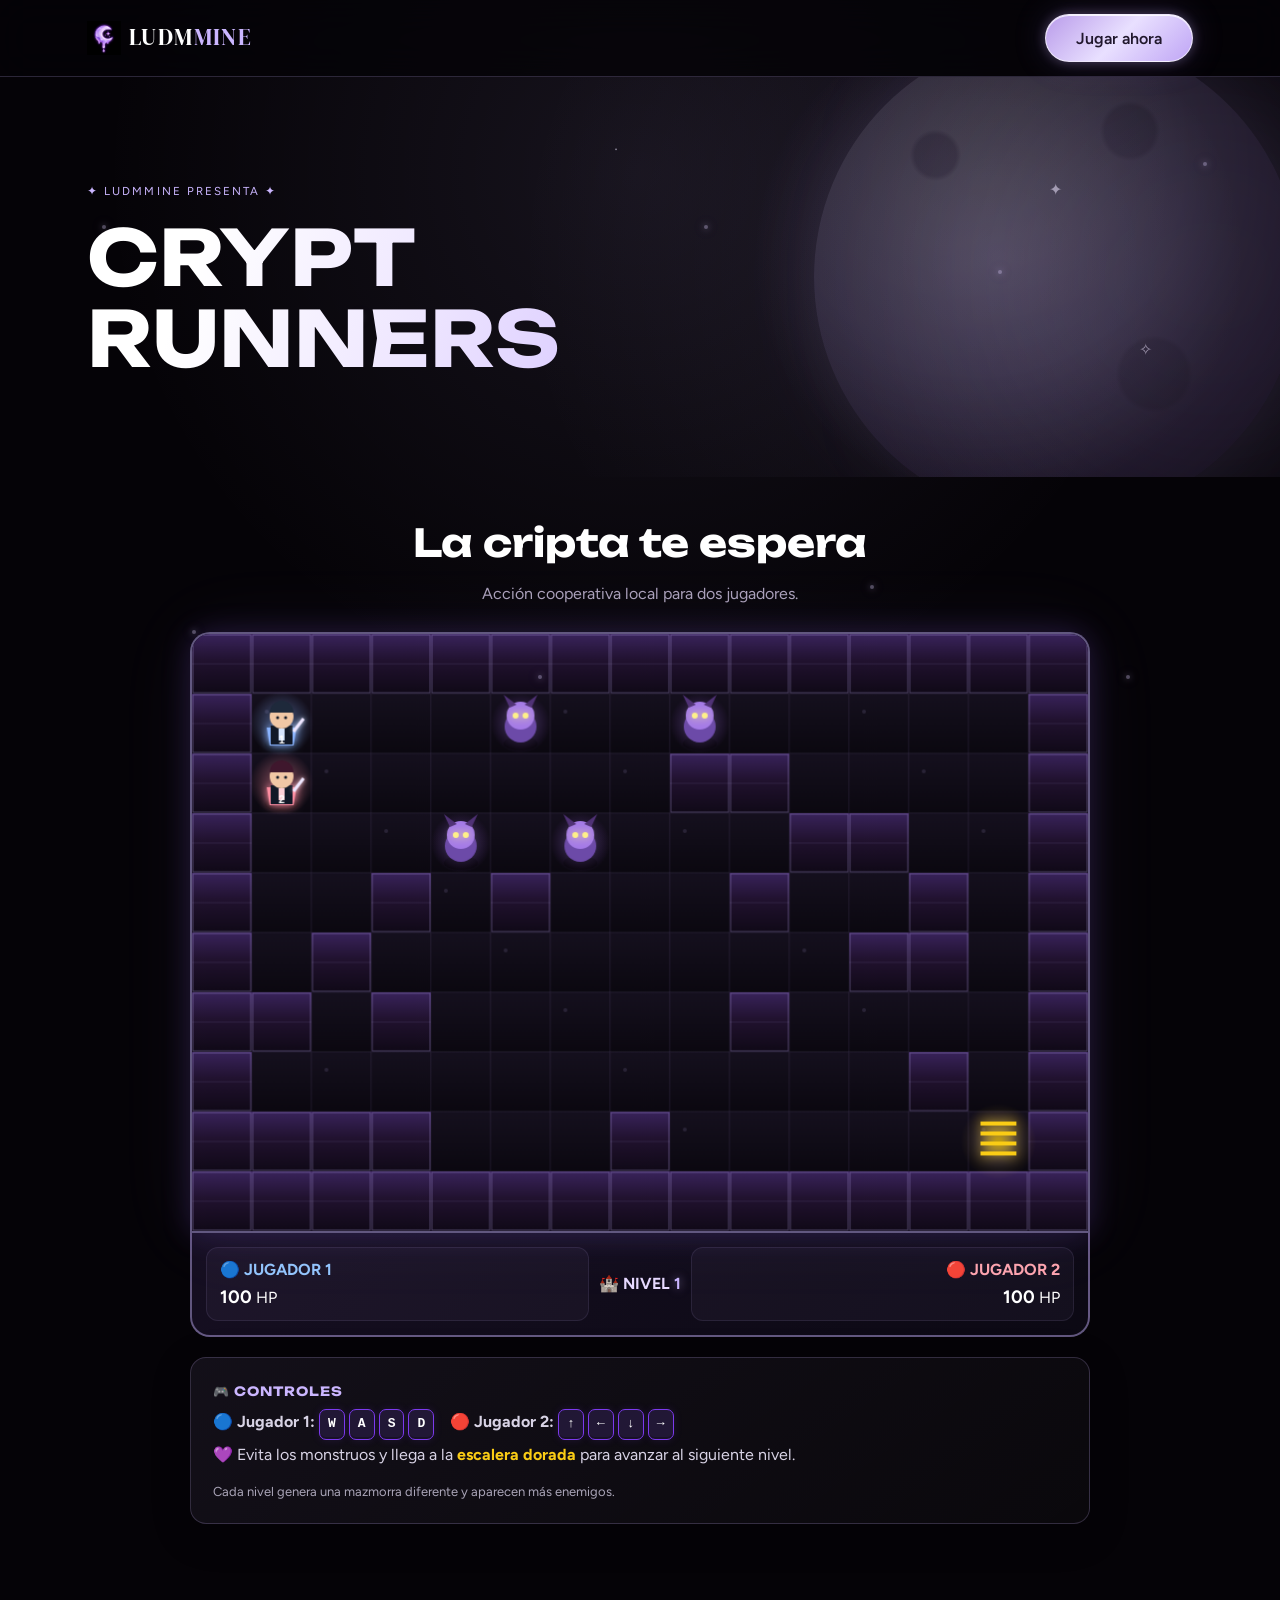
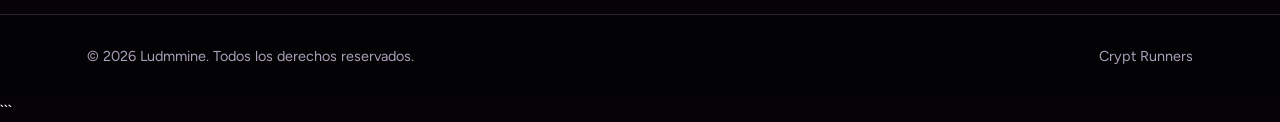
<file: ludmmine/cryptRunners.html>
<!DOCTYPE html>
<html lang="es">

<head>

<meta charset="UTF-8">
<meta name="viewport" content="width=device-width, initial-scale=1">

<title>Crypt Runners | Ludmmine</title>

<link rel="preconnect" href="https://fonts.googleapis.com">

<link
  href="https://fonts.googleapis.com/css2?family=DM+Serif+Display:ital@0;1&family=Figtree:wght@400;500;600;700&family=Unbounded:wght@500;700;800&display=swap"
  rel="stylesheet"
>

<style>

:root{
    --black:#050307;
    --dark:#0b0711;
    --moon:#cbb6ff;
    --moon-light:#eee6ff;
    --purple:#a57be8;
    --purple-dark:#6c4aa8;
    --lav:#d9ccf5;
    --muted:#aaa0ba;
    --border:rgba(203,182,255,.20);
}

*{
    box-sizing:border-box;
    margin:0;
    padding:0;
}

html{
    scroll-behavior:smooth;
    overflow-x:hidden;
}

body{
    width:100%;
    min-width:0;
    min-height:100vh;
    background:
        radial-gradient(
            circle at 50% 10%,
            rgba(203,182,255,.09),
            transparent 32%
        ),
        var(--black);
    color:white;
    font-family:'Figtree',sans-serif;
    line-height:1.6;
    overflow-x:hidden;
}

a{
    color:inherit;
    text-decoration:none;
}

button{
    font:inherit;
}

.wrap{
    width:min(1150px,100%);
    margin:0 auto;
    padding-left:clamp(12px,2vw,22px);
    padding-right:clamp(12px,2vw,22px);
}

/* PARTICULAS */

.fireflies{
    position:fixed;
    inset:0;
    width:100%;
    height:100%;
    pointer-events:none;
    overflow:hidden;
    z-index:1;
}

.firefly{
    position:absolute;
    width:4px;
    height:4px;
    border-radius:50%;
    background:#ded1ff;
    box-shadow:
        0 0 6px #d8c8ff,
        0 0 15px rgba(203,182,255,.8);
    opacity:.35;
    animation:
        floatFirefly
        var(--duration)
        ease-in-out
        infinite alternate;
}

@keyframes floatFirefly{

    0%{
        transform:
            translate(0,0)
            scale(.7);
        opacity:.15;
    }

    50%{
        opacity:.7;
    }

    100%{
        transform:
            translate(
                var(--moveX),
                var(--moveY)
            )
            scale(1.2);
        opacity:.25;
    }

}

/* HEADER */

header{
    position:sticky;
    top:0;
    z-index:20;
    width:100%;
    background:rgba(5,3,7,.78);
    backdrop-filter:blur(18px);
    border-bottom:1px solid var(--border);
}

nav{
    min-height:76px;
    display:flex;
    align-items:center;
    justify-content:space-between;
    gap:20px;
}

.logo{
    display:flex;
    align-items:center;
    gap:8px;
    flex-shrink:0;
}

.logo img{
    width:34px;
    height:34px;
    object-fit:contain;
    display:block;
}

.logo-text{
    font-family:'DM Serif Display',serif;
    font-size:1.15rem;
    letter-spacing:.05em;
    color:white;
    white-space:nowrap;
}

.logo-text span{
    color:var(--moon);
}

.logo-mark{
    width:44px;
    height:44px;
    border-radius:50%;
    position:relative;
    background:
        radial-gradient(
            circle at 35% 30%,
            #fff 0%,
            #eee6ff 20%,
            #cbb6ff 48%,
            #7654a8 75%,
            #241737 100%
        );
    box-shadow:
        0 0 10px rgba(203,182,255,.8),
        0 0 28px rgba(165,123,232,.5);
    overflow:hidden;
}

.logo-mark::after{
    content:"";
    position:absolute;
    width:42px;
    height:42px;
    border-radius:50%;
    background:#050307;
    left:14px;
    top:-5px;
}

.logo-text{
    font-family:'DM Serif Display',serif;
    font-size:clamp(1.1rem,2vw,1.45rem);
    letter-spacing:.06em;
    color:white;
}

.logo-text span{
    color:var(--moon);
}

nav ul{
    display:flex;
    align-items:center;
    justify-content:center;
    gap:clamp(15px,2.5vw,34px);
    list-style:none;
    font-weight:600;
    flex:1;
}

nav ul a{
    color:#d7cfdf;
    white-space:nowrap;
    transition:.3s;
}

nav ul a:hover{
    color:var(--moon);
    text-shadow:
        0 0 12px
        rgba(203,182,255,.8);
}

.btn{
    display:inline-flex;
    align-items:center;
    justify-content:center;
    min-height:48px;
    padding:12px clamp(20px,3vw,30px);
    border-radius:30px;
    cursor:pointer;
    font:600 1rem 'Figtree',sans-serif;
    color:#21182d;
    background:
        linear-gradient(
            135deg,
            #b99bea,
            #e9e0ff,
            #bfa5f5
        );
    border:1px solid rgba(255,255,255,.65);
    box-shadow:
        0 0 12px rgba(203,182,255,.30),
        0 0 35px rgba(165,123,232,.18),
        inset 0 1px rgba(255,255,255,.8);
    transition:.35s;
}

.btn:hover{
    transform:translateY(-3px);
    background:
        linear-gradient(
            135deg,
            #d8c7ff,
            #ffffff,
            #c8b0f7
        );
    box-shadow:
        0 0 18px rgba(203,182,255,.65),
        0 0 45px rgba(203,182,255,.30);
}

.btn.alt{
    color:var(--moon-light);
    background:rgba(203,182,255,.04);
    border:1px solid rgba(203,182,255,.45);
    box-shadow:none;
}

.menu-toggle{
    display:none;
    width:44px;
    height:44px;
    border-radius:50%;
    border:1px solid rgba(203,182,255,.35);
    background:rgba(203,182,255,.08);
    color:white;
    cursor:pointer;
    font-size:1.3rem;
}

.mobile-menu{
    position:fixed;
    top:65px;
    right:15px;
    width:min(280px,calc(100% - 30px));
    padding:22px;
    background:rgba(15,10,20,.96);
    backdrop-filter:blur(20px);
    border:1px solid rgba(203,182,255,.25);
    border-radius:20px;
    box-shadow:
        0 20px 60px rgba(0,0,0,.5),
        0 0 30px rgba(203,182,255,.08);
    display:none;
    z-index:30;
}

.mobile-menu.active{
    display:block;
}

.mobile-menu a{
    display:block;
    padding:13px 5px;
    color:#ddd5e8;
    border-bottom:1px solid rgba(255,255,255,.06);
}

.mobile-menu a:hover{
    color:var(--moon);
}

/* PRESENTACION */

.game-hero{
    position:relative;
    overflow:hidden;
    padding:
        clamp(65px,9vw,105px)
        0
        clamp(45px,7vw,75px);
    background:
        radial-gradient(
            circle at 78% 45%,
            rgba(203,182,255,.18),
            transparent 24%
        ),
        radial-gradient(
            circle at 75% 45%,
            rgba(203,182,255,.07),
            transparent 45%
        );
}

.game-hero::before{
    content:"";
    position:absolute;
    width:500px;
    height:500px;
    right:-180px;
    top:50%;
    transform:translateY(-50%);
    border-radius:50%;
    background:rgba(203,182,255,.08);
    filter:blur(100px);
}

.moon-bg{
    position:absolute;
    width:clamp(260px,38vw,520px);
    height:clamp(260px,38vw,520px);
    right:clamp(-100px,3vw,-20px);
    top:50%;
    transform:translateY(-50%);
    border-radius:50%;
    background:
        radial-gradient(
            circle at 35% 30%,
            #fff 0%,
            #eee6ff 18%,
            #cbb6ff 42%,
            #7654a8 70%,
            #21152e 100%
        );
    opacity:.12;
    box-shadow:
        0 0 60px rgba(203,182,255,.5),
        0 0 130px rgba(165,123,232,.25);
    animation:moonFloat 8s ease-in-out infinite;
}

.moon-bg::after{
    content:"";
    position:absolute;
    width:100%;
    height:100%;
    border-radius:50%;
    background:
        radial-gradient(circle at 25% 25%,rgba(50,35,70,.5) 0 4%,transparent 5%),
        radial-gradient(circle at 65% 20%,rgba(50,35,70,.35) 0 5%,transparent 6%),
        radial-gradient(circle at 70% 70%,rgba(50,35,70,.3) 0 7%,transparent 8%);
}

@keyframes moonFloat{

    0%,100%{
        transform:
            translateY(-50%)
            scale(1);
    }

    50%{
        transform:
            translateY(-53%)
            scale(1.04);
    }

}

.game-hero-content{
    position:relative;
    z-index:3;
    max-width:760px;
}

.eyebrow{
    color:var(--moon);
    text-transform:uppercase;
    letter-spacing:.18em;
    font-size:.72rem;
    margin-bottom:18px;
}

.game-hero h1{
    font-family:'Unbounded',sans-serif;
    font-size:clamp(2.2rem,6vw,5rem);
    line-height:1.05;
    background:
        linear-gradient(
            110deg,
            white 15%,
            var(--moon-light) 45%,
            var(--moon) 90%
        );
    -webkit-background-clip:text;
    color:transparent;
    margin-bottom:22px;
}

.game-hero p{
    max-width:650px;
    color:#bcb2c9;
    font-size:clamp(.98rem,1.5vw,1.15rem);
    margin-bottom:30px;
}

.hero-buttons{
    display:flex;
    flex-wrap:wrap;
    gap:10px;
}

.star{
    position:absolute;
    color:var(--moon-light);
    opacity:.55;
    animation:twinkle 4s infinite alternate;
    z-index:2;
}

.star.one{
    right:17%;
    top:25%;
}

.star.two{
    right:10%;
    top:65%;
}

.star.three{
    left:48%;
    top:15%;
}

@keyframes twinkle{

    from{
        opacity:.2;
        transform:scale(.7);
    }

    to{
        opacity:.9;
        transform:scale(1.15);
        text-shadow:
            0 0 18px
            var(--moon);
    }

}

/* JUEGO */

#juego{
    position:relative;
    width:100%;
    padding:
        35px
        0
        90px;
}

.game-title{
    text-align:center;
    margin-bottom:25px;
}

.game-title h2{
    font-family:'Unbounded',sans-serif;
    font-size:clamp(1.5rem,4vw,2.4rem);
    color:white;
    margin-bottom:8px;
}

.game-title p{
    color:var(--muted);
}

#game-wrapper{
    width:min(900px,100%);
    margin:0 auto;
}

#game-container{
    width:100%;
    position:relative;
    background:#0d0a17;
    border:2px solid rgba(203,182,255,.45);
    border-radius:20px 20px 0 0;
    overflow:hidden;
    box-shadow:
        0 0 30px rgba(139,92,246,.20),
        0 0 80px rgba(203,182,255,.07),
        inset 0 0 40px rgba(0,0,0,.7);
}

canvas{
    width:100%;
    height:auto;
    display:block;
    image-rendering:auto;
}

#ui-overlay{
    display:grid;
    grid-template-columns:1fr auto 1fr;
    align-items:center;
    gap:10px;
    background:
        linear-gradient(
            135deg,
            rgba(22,15,34,.98),
            rgba(12,9,20,.98)
        );
    border:2px solid rgba(203,182,255,.45);
    border-top:none;
    padding:14px;
    border-radius:0 0 20px 20px;
}

.player-panel{
    padding:9px 13px;
    border-radius:12px;
    background:rgba(203,182,255,.045);
    border:1px solid rgba(203,182,255,.10);
}

.p1-color{
    color:#93c5fd;
}

.p2-color{
    color:#fda4af;
}

.level{
    text-align:center;
    color:#e7d9ff;
    font-weight:bold;
    white-space:nowrap;
}

.level span{
    color:var(--moon);
    text-shadow:0 0 10px rgba(203,182,255,.6);
}

.hp{
    font-weight:bold;
    font-size:18px;
}

.controls{
    margin:20px auto 0;
    width:min(900px,100%);
    padding:18px 22px;
    background:
        linear-gradient(
            145deg,
            rgba(203,182,255,.075),
            rgba(255,255,255,.025)
        );
    border:1px solid rgba(203,182,255,.20);
    border-radius:16px;
    color:#d8d3e5;
    line-height:1.9;
    box-shadow:
        0 10px 40px rgba(0,0,0,.18);
}

.controls strong:first-child{
    color:var(--moon);
    font-family:'Unbounded',sans-serif;
    font-size:.8rem;
    letter-spacing:.08em;
}

kbd{
    display:inline-block;
    background:#211735;
    border:1px solid #7c3aed;
    border-radius:7px;
    padding:2px 8px;
    color:white;
    font-weight:bold;
    box-shadow:
        inset 0 -2px rgba(0,0,0,.25),
        0 0 8px rgba(124,58,237,.15);
}

.legend{
    margin-top:10px;
    color:#aaa5b8;
    font-size:13px;
}

/* SECCION INFO */

.info-section{
    width:100%;
    padding:90px 0;
    background:
        radial-gradient(
            circle at 50% 0%,
            #eee7fa,
            transparent 42%
        ),
        #eeeaf3;
    color:#110b18;
}

.info-section h2{
    font-family:'Unbounded',sans-serif;
    font-size:clamp(1.7rem,4vw,2.8rem);
    margin-bottom:14px;
}

.info-lead{
    color:#635b70;
    max-width:650px;
    margin-bottom:40px;
}

.features{
    display:grid;
    grid-template-columns:
        repeat(
            auto-fit,
            minmax(
                min(100%,220px),
                1fr
            )
        );
    gap:20px;
}

.feature{
    background:rgba(255,255,255,.58);
    border:1px solid rgba(110,50,170,.14);
    border-radius:18px;
    padding:24px;
    transition:.3s;
}

.feature:hover{
    transform:translateY(-5px);
    box-shadow:
        0 15px 35px
        rgba(70,30,100,.12);
}

.feature-icon{
    font-size:1.8rem;
    margin-bottom:12px;
}

.feature h3{
    font-family:'Unbounded',sans-serif;
    font-size:1rem;
    margin-bottom:8px;
}

.feature p{
    color:#5e5668;
    font-size:.95rem;
}

/* FOOTER */

footer{
    width:100%;
    padding:30px 0;
    color:var(--muted);
    font-size:.9rem;
    border-top:1px solid var(--border);
    background:#030204;
}

footer .wrap{
    display:flex;
    justify-content:space-between;
    align-items:center;
    flex-wrap:wrap;
    gap:10px;
}

/* RESPONSIVE */

@media(max-width:900px){

    nav{
        min-height:70px;
    }

    nav ul{
        gap:15px;
        font-size:.88rem;
    }

    nav>.btn{
        padding:10px 17px;
        font-size:.85rem;
    }

}

@media(max-width:700px){

    nav{
        min-height:65px;
    }

    nav ul,
    nav>.btn{
        display:none;
    }

    .menu-toggle{
        display:block;
    }

    .game-hero{
        text-align:center;
        padding:75px 0 65px;
    }

    .game-hero-content{
        display:flex;
        flex-direction:column;
        align-items:center;
    }

    .moon-bg{
        width:350px;
        height:350px;
        right:50%;
        top:50%;
        transform:translate(50%,-50%);
        opacity:.08;
    }

    .hero-buttons{
        justify-content:center;
    }

    .hero-buttons .btn{
        width:min(100%,320px);
    }

    .star.one{
        right:10%;
    }

    .star.two{
        right:6%;
    }

    .star.three{
        left:15%;
    }

    #juego{
        padding-top:25px;
    }

    #ui-overlay{
        grid-template-columns:1fr 1fr;
    }

    .level{
        grid-column:1 / -1;
        grid-row:1;
    }

    .player-panel{
        font-size:13px;
    }

    .controls{
        font-size:13px;
        padding:15px;
    }

}

@media(max-width:430px){

    .wrap{
        padding-left:12px;
        padding-right:12px;
    }

    .logo img{
        width:30px;
        height:30px;
    }

    .logo-text{
        font-size:.95rem;
    }

    .game-hero{
        padding:65px 0 70px;
    }

    .game-hero h1{
        font-size:clamp(2rem,10vw,2.7rem);
    }

    .game-hero p{
        font-size:.98rem;
    }

    .moon-bg{
        width:280px;
        height:280px;
    }

    .hero-buttons{
        width:100%;
    }

    .hero-buttons .btn{
        width:100%;
    }

    .game-title h2{
        font-size:1.35rem;
    }

    .info-section{
        padding:65px 0;
    }

    .features{
        grid-template-columns:1fr;
    }

    footer .wrap{
        flex-direction:column;
        align-items:center;
        text-align:center;
    }

}

@media(prefers-reduced-motion:reduce){

    *{
        animation-duration:.01ms !important;
        animation-iteration-count:1 !important;
        scroll-behavior:auto !important;
        transition-duration:.01ms !important;
    }

}

</style>

</head>

<body>

<div class="fireflies">

    <span
        class="firefly"
        style="left:8%;top:25%;--moveX:30px;--moveY:-40px;--duration:5s;">
    </span>

    <span
        class="firefly"
        style="left:15%;top:70%;--moveX:-20px;--moveY:-50px;--duration:7s;">
    </span>

    <span
        class="firefly"
        style="left:28%;top:35%;--moveX:35px;--moveY:20px;--duration:6s;">
    </span>

    <span
        class="firefly"
        style="left:42%;top:75%;--moveX:-30px;--moveY:-35px;--duration:8s;">
    </span>

    <span
        class="firefly"
        style="left:55%;top:25%;--moveX:25px;--moveY:40px;--duration:5s;">
    </span>

    <span
        class="firefly"
        style="left:68%;top:65%;--moveX:-40px;--moveY:-30px;--duration:7s;">
    </span>

    <span
        class="firefly"
        style="left:78%;top:30%;--moveX:20px;--moveY:50px;--duration:6s;">
    </span>

    <span
        class="firefly"
        style="left:88%;top:75%;--moveX:-25px;--moveY:-40px;--duration:8s;">
    </span>

    <span
        class="firefly"
        style="left:94%;top:18%;--moveX:-30px;--moveY:35px;--duration:6s;">
    </span>

</div>

<header>

    <nav class="wrap">

        <a href="#inicio" class="logo">

      <img
        src="logo.png"
        alt="Logo de Ludmmine"
      >

      <span class="logo-text">
        LUDM<span>MINE</span>
      </span>

    </a>

        <a href="#juego" class="btn">
            Jugar ahora
        </a>

        <button
            class="menu-toggle"
            id="menuToggle"
            aria-label="Abrir menú"
        >
            ☰
        </button>

    </nav>

    <div
        class="mobile-menu"
        id="mobileMenu"
    >

        <a href="#inicio">
            Inicio
        </a>

        <a href="#juego">
            Jugar
        </a>

        <a href="#caracteristicas">
            Características
        </a>

        <a href="#controles">
            Controles
        </a>

    </div>

</header>

<main id="inicio">

    <section class="game-hero">

        <span class="star one">✦</span>
        <span class="star two">✧</span>
        <span class="star three">·</span>

        <div class="moon-bg"></div>

        <div class="wrap">

            <div class="game-hero-content">

                <div class="eyebrow">
                    ✦ LUDMMINE PRESENTA ✦
                </div>

                <h1>
                    CRYPT<br>
                    RUNNERS
                </h1>
            </div>

        </div>

    </section>

    <section id="juego">

        <div class="wrap">

            <div class="game-title">

                <h2>
                    La cripta te espera
                </h2>

                <p>
                    Acción cooperativa local para dos jugadores.
                </p>

            </div>

            <div id="game-wrapper">

                <div id="game-container">

                    <canvas
                        id="gameCanvas"
                        width="900"
                        height="600"
                    ></canvas>

                </div>

                <div id="ui-overlay">

                    <div class="player-panel">

                        <strong class="p1-color">
                            🔵 JUGADOR 1
                        </strong>

                        <br>

                        <span
                            class="hp"
                            id="p1-hp"
                        >
                            100
                        </span>

                        HP

                    </div>

                    <div class="level">

                        🏰 NIVEL
                        <span id="dungeon-level">
                            1
                        </span>

                    </div>

                    <div
                        class="player-panel"
                        style="text-align:right"
                    >

                        <strong class="p2-color">
                            🔴 JUGADOR 2
                        </strong>

                        <br>

                        <span
                            class="hp"
                            id="p2-hp"
                        >
                            100
                        </span>

                        HP

                    </div>

                </div>

            </div>

            <div
                class="controls"
                id="controles"
            >

                <strong>
                    🎮 CONTROLES
                </strong>

                <br>

                🔵
                <strong>Jugador 1:</strong>

                <kbd>W</kbd>
                <kbd>A</kbd>
                <kbd>S</kbd>
                <kbd>D</kbd>

                &nbsp;&nbsp;

                🔴
                <strong>Jugador 2:</strong>

                <kbd>↑</kbd>
                <kbd>←</kbd>
                <kbd>↓</kbd>
                <kbd>→</kbd>

                <br>

                💜 Evita los monstruos y llega a la
                <strong style="color:#facc15;">
                    escalera dorada
                </strong>
                para avanzar al siguiente nivel.

                <div class="legend">
                    Cada nivel genera una mazmorra diferente
                    y aparecen más enemigos.
                </div>

            </div>

        </div>

    </section>

</main>

<footer>

    <div class="wrap">

        <span>
            © 2026 Ludmmine.
            Todos los derechos reservados.
        </span>

        <span>
            Crypt Runners
        </span>

    </div>

</footer>

<script>

const canvas =
    document.getElementById("gameCanvas");

const ctx =
    canvas.getContext("2d");

const TILE_SIZE = 60;

const COLS = 15;

const ROWS = 10;

const TILE_FLOOR = 0;

const TILE_WALL = 1;

let dungeonLevel = 1;

let map = [];

let enemies = [];

let p1 = {

    x: 1,
    y: 1,
    hp: 100,
    color: "#8ab4ff",
    accent: "#d5e5ff"

};

let p2 = {

    x: 1,
    y: 2,
    hp: 100,
    color: "#ff8da1",
    accent: "#ffd1d9"

};

let exit = {

    x: COLS - 2,
    y: ROWS - 2

};

let particles = [];

function generateDungeon(){

    map = [];

    for(let r = 0; r < ROWS; r++){

        map[r] = [];

        for(let c = 0; c < COLS; c++){

            if(
                r === 0 ||
                r === ROWS - 1 ||
                c === 0 ||
                c === COLS - 1
            ){

                map[r][c] = TILE_WALL;

            }else{

                map[r][c] =
                    Math.random() < 0.20
                    ? TILE_WALL
                    : TILE_FLOOR;

            }

        }

    }

    for(let y = 1; y <= 3; y++){

        for(let x = 1; x <= 3; x++){

            map[y][x] = TILE_FLOOR;

        }

    }

    for(
        let x = 1;
        x < COLS - 1;
        x++
    ){

        map[1][x] = TILE_FLOOR;

    }

    for(
        let y = 1;
        y < ROWS - 1;
        y++
    ){

        map[y][COLS - 2] = TILE_FLOOR;

    }

    exit.x = COLS - 2;

    exit.y = ROWS - 2;

    map[exit.y][exit.x] = TILE_FLOOR;

    p1.x = 1;
    p1.y = 1;

    p2.x = 1;
    p2.y = 2;

    p1.hp = 100;
    p2.hp = 100;

    enemies = [];

    const enemyCount =
        Math.min(
            3 + dungeonLevel,
            12
        );

    for(
        let i = 0;
        i < enemyCount;
        i++
    ){

        let rx;
        let ry;

        do{

            rx =
                Math.floor(
                    Math.random() *
                    (COLS - 2)
                ) + 1;

            ry =
                Math.floor(
                    Math.random() *
                    (ROWS - 2)
                ) + 1;

        }while(

            map[ry][rx] === TILE_WALL ||
            (rx < 5 && ry < 5) ||
            (
                rx === exit.x &&
                ry === exit.y
            )

        );

        enemies.push({

            x:rx,
            y:ry,

            color:"#a57be8",

            lastMove:0,

            moveInterval:
                Math.max(
                    250,
                    800 -
                    dungeonLevel * 35
                )

        });

    }

    document
        .getElementById("dungeon-level")
        .textContent = dungeonLevel;

    updateUI();

}

function updateUI(){

    document
        .getElementById("p1-hp")
        .textContent =
        Math.max(0,p1.hp);

    document
        .getElementById("p2-hp")
        .textContent =
        Math.max(0,p2.hp);

}

function createParticles(
    x,
    y,
    color,
    amount = 8
){

    for(
        let i = 0;
        i < amount;
        i++
    ){

        particles.push({

            x:
                x * TILE_SIZE +
                TILE_SIZE / 2,

            y:
                y * TILE_SIZE +
                TILE_SIZE / 2,

            vx:
                (Math.random() - .5) * 3,

            vy:
                (Math.random() - .5) * 3,

            life:
                30 +
                Math.random() * 20,

            color:color

        });

    }

}

function tryMove(
    player,
    dx,
    dy
){

    if(player.hp <= 0) return;

    const nextX =
        player.x + dx;

    const nextY =
        player.y + dy;

    if(
        map[nextY] &&
        map[nextY][nextX] === TILE_FLOOR
    ){

        player.x = nextX;

        player.y = nextY;

        createParticles(
            player.x,
            player.y,
            player.color,
            3
        );

        checkExitCondition();

    }

}

function checkExitCondition(){

    const p1AtExit =
        p1.x === exit.x &&
        p1.y === exit.y &&
        p1.hp > 0;

    const p2AtExit =
        p2.x === exit.x &&
        p2.y === exit.y &&
        p2.hp > 0;

    if(
        p1AtExit ||
        p2AtExit
    ){

        createParticles(
            exit.x,
            exit.y,
            "#facc15",
            25
        );

        dungeonLevel++;

        generateDungeon();

    }

}

window.addEventListener(
    "keydown",
    function(e){

        const key =
            e.key.toLowerCase();

        if(
            [
                "arrowup",
                "arrowdown",
                "arrowleft",
                "arrowright"
            ].includes(key)
        ){

            e.preventDefault();

        }

        if(key === "w")
            tryMove(p1,0,-1);

        if(key === "s")
            tryMove(p1,0,1);

        if(key === "a")
            tryMove(p1,-1,0);

        if(key === "d")
            tryMove(p1,1,0);

        if(e.key === "ArrowUp")
            tryMove(p2,0,-1);

        if(e.key === "ArrowDown")
            tryMove(p2,0,1);

        if(e.key === "ArrowLeft")
            tryMove(p2,-1,0);

        if(e.key === "ArrowRight")
            tryMove(p2,1,0);

    }
);

function updateEnemies(now){

    enemies.forEach(
        enemy => {

            if(!enemy.lastMove){

                enemy.lastMove = now;

            }

            if(
                now -
                enemy.lastMove >
                enemy.moveInterval
            ){

                let target = null;

                if(
                    p1.hp > 0 &&
                    p2.hp > 0
                ){

                    const dist1 =
                        Math.abs(
                            enemy.x - p1.x
                        ) +
                        Math.abs(
                            enemy.y - p1.y
                        );

                    const dist2 =
                        Math.abs(
                            enemy.x - p2.x
                        ) +
                        Math.abs(
                            enemy.y - p2.y
                        );

                    target =
                        dist1 <= dist2
                        ? p1
                        : p2;

                }else if(p1.hp > 0){

                    target = p1;

                }else if(p2.hp > 0){

                    target = p2;

                }

                if(target){

                    let dx = 0;

                    let dy = 0;

                    if(
                        Math.random() < .75
                    ){

                        if(
                            enemy.x !== target.x
                        ){

                            dx =
                                enemy.x <
                                target.x
                                ? 1
                                : -1;

                        }else if(
                            enemy.y !== target.y
                        ){

                            dy =
                                enemy.y <
                                target.y
                                ? 1
                                : -1;

                        }

                    }else{

                        const directions = [

                            [0,1],
                            [0,-1],
                            [1,0],
                            [-1,0]

                        ];

                        const randomDirection =
                            directions[
                                Math.floor(
                                    Math.random() *
                                    directions.length
                                )
                            ];

                        dx =
                            randomDirection[0];

                        dy =
                            randomDirection[1];

                    }

                    const newX =
                        enemy.x + dx;

                    const newY =
                        enemy.y + dy;

                    if(
                        map[newY] &&
                        map[newY][newX] === TILE_FLOOR
                    ){

                        enemy.x = newX;

                        enemy.y = newY;

                    }

                }

                enemy.lastMove = now;

            }

            if(
                enemy.x === p1.x &&
                enemy.y === p1.y &&
                p1.hp > 0
            ){

                p1.hp -= 10;

                createParticles(
                    p1.x,
                    p1.y,
                    "#ef4444",
                    10
                );

                updateUI();

            }

            if(
                enemy.x === p2.x &&
                enemy.y === p2.y &&
                p2.hp > 0
            ){

                p2.hp -= 10;

                createParticles(
                    p2.x,
                    p2.y,
                    "#ef4444",
                    10
                );

                updateUI();

            }

        }
    );

}

function drawFloor(x,y){

    const px =
        x * TILE_SIZE;

    const py =
        y * TILE_SIZE;

    const gradient =
        ctx.createLinearGradient(
            px,
            py,
            px,
            py + TILE_SIZE
        );

    gradient.addColorStop(
        0,
        "#15101e"
    );

    gradient.addColorStop(
        1,
        "#0b0810"
    );

    ctx.fillStyle = gradient;

    ctx.fillRect(
        px,
        py,
        TILE_SIZE,
        TILE_SIZE
    );

    ctx.strokeStyle =
        "rgba(203,182,255,.07)";

    ctx.strokeRect(
        px,
        py,
        TILE_SIZE,
        TILE_SIZE
    );

    if(
        (x * 7 + y * 13) % 5 === 0
    ){

        ctx.fillStyle =
            "rgba(203,182,255,.13)";

        ctx.beginPath();

        ctx.arc(
            px + 15,
            py + 18,
            2,
            0,
            Math.PI * 2
        );

        ctx.fill();

    }

}

function drawWall(x,y){

    const px =
        x * TILE_SIZE;

    const py =
        y * TILE_SIZE;

    const gradient =
        ctx.createLinearGradient(
            px,
            py,
            px,
            py + TILE_SIZE
        );

    gradient.addColorStop(
        0,
        "#39235b"
    );

    gradient.addColorStop(
        .45,
        "#21122f"
    );

    gradient.addColorStop(
        1,
        "#100917"
    );

    ctx.fillStyle = gradient;

    ctx.fillRect(
        px,
        py,
        TILE_SIZE,
        TILE_SIZE
    );

    ctx.strokeStyle =
        "rgba(203,182,255,.32)";

    ctx.lineWidth = 1;

    ctx.strokeRect(
        px + 1,
        py + 1,
        TILE_SIZE - 2,
        TILE_SIZE - 2
    );

    ctx.strokeStyle =
        "rgba(196,181,253,.10)";

    ctx.beginPath();

    ctx.moveTo(
        px,
        py + 30
    );

    ctx.lineTo(
        px + TILE_SIZE,
        py + 30
    );

    ctx.stroke();

}

function drawExit(){

    const px =
        exit.x * TILE_SIZE;

    const py =
        exit.y * TILE_SIZE;

    const glow =
        ctx.createRadialGradient(
            px + TILE_SIZE / 2,
            py + TILE_SIZE / 2,
            3,
            px + TILE_SIZE / 2,
            py + TILE_SIZE / 2,
            38
        );

    glow.addColorStop(
        0,
        "rgba(250,204,21,.55)"
    );

    glow.addColorStop(
        .4,
        "rgba(203,182,255,.16)"
    );

    glow.addColorStop(
        1,
        "rgba(250,204,21,0)"
    );

    ctx.fillStyle = glow;

    ctx.fillRect(
        px - 12,
        py - 12,
        TILE_SIZE + 24,
        TILE_SIZE + 24
    );

    ctx.strokeStyle =
        "#facc15";

    ctx.shadowColor =
        "#facc15";

    ctx.shadowBlur = 12;

    ctx.lineWidth = 4;

    ctx.beginPath();

    ctx.moveTo(
        px + 12,
        py + 12
    );

    ctx.lineTo(
        px + 48,
        py + 12
    );

    ctx.moveTo(
        px + 12,
        py + 22
    );

    ctx.lineTo(
        px + 48,
        py + 22
    );

    ctx.moveTo(
        px + 12,
        py + 32
    );

    ctx.lineTo(
        px + 48,
        py + 32
    );

    ctx.moveTo(
        px + 12,
        py + 42
    );

    ctx.lineTo(
        px + 48,
        py + 42
    );

    ctx.stroke();

    ctx.shadowBlur = 0;

    ctx.lineWidth = 1;

}

function drawEnemy(enemy){

    const cx =
        enemy.x * TILE_SIZE +
        TILE_SIZE / 2;

    const cy =
        enemy.y * TILE_SIZE +
        TILE_SIZE / 2;

    ctx.fillStyle =
        "rgba(0,0,0,.45)";

    ctx.beginPath();

    ctx.ellipse(
        cx,
        cy + 20,
        17,
        7,
        0,
        0,
        Math.PI * 2
    );

    ctx.fill();

    const glow =
        ctx.createRadialGradient(
            cx,
            cy,
            2,
            cx,
            cy,
            30
        );

    glow.addColorStop(
        0,
        "rgba(203,182,255,.38)"
    );

    glow.addColorStop(
        .5,
        "rgba(165,123,232,.18)"
    );

    glow.addColorStop(
        1,
        "rgba(168,85,247,0)"
    );

    ctx.fillStyle = glow;

    ctx.beginPath();

    ctx.arc(
        cx,
        cy,
        30,
        0,
        Math.PI * 2
    );

    ctx.fill();

    ctx.fillStyle = "#6c4aa8";

    ctx.beginPath();

    ctx.arc(
        cx,
        cy + 3,
        16,
        0,
        Math.PI * 2
    );

    ctx.fill();

    ctx.fillStyle = "#a57be8";

    ctx.beginPath();

    ctx.arc(
        cx,
        cy - 8,
        14,
        0,
        Math.PI * 2
    );

    ctx.fill();

    ctx.fillStyle = "#503276";

    ctx.beginPath();

    ctx.moveTo(
        cx - 11,
        cy - 16
    );

    ctx.lineTo(
        cx - 17,
        cy - 29
    );

    ctx.lineTo(
        cx - 4,
        cy - 19
    );

    ctx.fill();

    ctx.beginPath();

    ctx.moveTo(
        cx + 11,
        cy - 16
    );

    ctx.lineTo(
        cx + 17,
        cy - 29
    );

    ctx.lineTo(
        cx + 4,
        cy - 19
    );

    ctx.fill();

    ctx.fillStyle = "#fef08a";

    ctx.shadowColor = "#fef08a";

    ctx.shadowBlur = 8;

    ctx.beginPath();

    ctx.arc(
        cx - 5,
        cy - 8,
        3,
        0,
        Math.PI * 2
    );

    ctx.arc(
        cx + 5,
        cy - 8,
        3,
        0,
        Math.PI * 2
    );

    ctx.fill();

    ctx.shadowBlur = 0;

}

function drawPlayer(
    player,
    number
){

    if(player.hp <= 0) return;

    const cx =
        player.x * TILE_SIZE +
        TILE_SIZE / 2;

    const cy =
        player.y * TILE_SIZE +
        TILE_SIZE / 2;

    ctx.fillStyle =
        "rgba(0,0,0,.5)";

    ctx.beginPath();

    ctx.ellipse(
        cx,
        cy + 21,
        17,
        7,
        0,
        0,
        Math.PI * 2
    );

    ctx.fill();

    const glow =
        ctx.createRadialGradient(
            cx,
            cy,
            4,
            cx,
            cy,
            32
        );

    glow.addColorStop(
        0,
        player.color + "70"
    );

    glow.addColorStop(
        1,
        player.color + "00"
    );

    ctx.fillStyle = glow;

    ctx.beginPath();

    ctx.arc(
        cx,
        cy,
        32,
        0,
        Math.PI * 2
    );

    ctx.fill();

    ctx.fillStyle =
        player.color;

    ctx.shadowColor =
        player.color;

    ctx.shadowBlur = 10;

    ctx.beginPath();

    ctx.moveTo(
        cx - 15,
        cy + 4
    );

    ctx.lineTo(
        cx - 12,
        cy + 22
    );

    ctx.lineTo(
        cx + 12,
        cy + 22
    );

    ctx.lineTo(
        cx + 15,
        cy + 4
    );

    ctx.closePath();

    ctx.fill();

    ctx.shadowBlur = 0;

    ctx.fillStyle = "#111827";

    ctx.fillRect(
        cx - 11,
        cy + 2,
        22,
        19
    );

    ctx.fillStyle = "#f1c7a5";

    ctx.beginPath();

    ctx.arc(
        cx,
        cy - 7,
        12,
        0,
        Math.PI * 2
    );

    ctx.fill();

    ctx.fillStyle =
        number === 1
        ? "#1e293b"
        : "#3f172d";

    ctx.beginPath();

    ctx.arc(
        cx,
        cy - 11,
        12,
        Math.PI,
        Math.PI * 2
    );

    ctx.fill();

    ctx.fillStyle = "#111827";

    ctx.beginPath();

    ctx.arc(
        cx - 4,
        cy - 6,
        1.5,
        0,
        Math.PI * 2
    );

    ctx.arc(
        cx + 4,
        cy - 6,
        1.5,
        0,
        Math.PI * 2
    );

    ctx.fill();

    ctx.fillStyle =
        player.accent;

    ctx.fillRect(
        cx - 3,
        cy + 5,
        6,
        12
    );

    ctx.strokeStyle =
        "#eee6ff";

    ctx.shadowColor =
        player.accent;

    ctx.shadowBlur = 5;

    ctx.lineWidth = 3;

    ctx.beginPath();

    ctx.moveTo(
        cx + 12,
        cy + 8
    );

    ctx.lineTo(
        cx + 22,
        cy - 5
    );

    ctx.stroke();

    ctx.shadowBlur = 0;

    ctx.lineWidth = 1;

    ctx.fillStyle = "white";

    ctx.font =
        "bold 11px sans-serif";

    ctx.textAlign = "center";

    ctx.fillText(
        number,
        cx,
        cy + 20
    );

}

function updateParticles(){

    particles.forEach(
        p => {

            p.x += p.vx;

            p.y += p.vy;

            p.life--;

        }
    );

    particles =
        particles.filter(
            p => p.life > 0
        );

}

function drawParticles(){

    particles.forEach(
        p => {

            ctx.globalAlpha =
                Math.max(
                    0,
                    p.life / 40
                );

            ctx.fillStyle = p.color;

            ctx.beginPath();

            ctx.arc(
                p.x,
                p.y,
                3,
                0,
                Math.PI * 2
            );

            ctx.fill();

        }
    );

    ctx.globalAlpha = 1;

}

function drawGameOver(){

    if(
        p1.hp > 0 ||
        p2.hp > 0
    ) return;

    ctx.fillStyle =
        "rgba(5,3,7,.90)";

    ctx.fillRect(
        0,
        0,
        canvas.width,
        canvas.height
    );

    ctx.textAlign = "center";

    ctx.fillStyle = "#f0c8ff";

    ctx.shadowColor =
        "#a57be8";

    ctx.shadowBlur = 20;

    ctx.font =
        "bold 38px sans-serif";

    ctx.fillText(
        "LA CRIPTA TE HA DERROTADO",
        canvas.width / 2,
        canvas.height / 2 - 30
    );

    ctx.shadowBlur = 0;

    ctx.fillStyle = "#cbb6ff";

    ctx.font =
        "20px sans-serif";

    ctx.fillText(
        `Llegaron hasta el nivel ${dungeonLevel}`,
        canvas.width / 2,
        canvas.height / 2 + 15
    );

    ctx.fillStyle = "#9ca3af";

    ctx.font =
        "16px sans-serif";

    ctx.fillText(
        "Presiona F5 para volver a intentarlo",
        canvas.width / 2,
        canvas.height / 2 + 55
    );

}

function draw(){

    ctx.clearRect(
        0,
        0,
        canvas.width,
        canvas.height
    );

    for(
        let r = 0;
        r < ROWS;
        r++
    ){

        for(
            let c = 0;
            c < COLS;
            c++
        ){

            if(
                map[r][c] === TILE_WALL
            ){

                drawWall(c,r);

            }else{

                drawFloor(c,r);

            }

        }

    }

    drawExit();

    enemies.forEach(
        drawEnemy
    );

    drawPlayer(
        p1,
        1
    );

    drawPlayer(
        p2,
        2
    );

    drawParticles();

    drawGameOver();

}

function gameLoop(timestamp){

    if(
        p1.hp > 0 ||
        p2.hp > 0
    ){

        updateEnemies(timestamp);

    }

    updateParticles();

    draw();

    requestAnimationFrame(
        gameLoop
    );

}

const menuToggle =
    document.getElementById(
        "menuToggle"
    );

const mobileMenu =
    document.getElementById(
        "mobileMenu"
    );

menuToggle.addEventListener(
    "click",
    function(){

        mobileMenu.classList.toggle(
            "active"
        );

    }
);

const mobileLinks =
    mobileMenu.querySelectorAll("a");

mobileLinks.forEach(
    function(link){

        link.addEventListener(
            "click",
            function(){

                mobileMenu.classList.remove(
                    "active"
                );

            }
        );

    }
);

document.addEventListener(
    "click",
    function(e){

        if(
            !mobileMenu.contains(e.target) &&
            !menuToggle.contains(e.target)
        ){

            mobileMenu.classList.remove(
                "active"
            );

        }

    }
);

generateDungeon();

requestAnimationFrame(
    gameLoop
);

</script>

</body>

</html>
```
</file>
